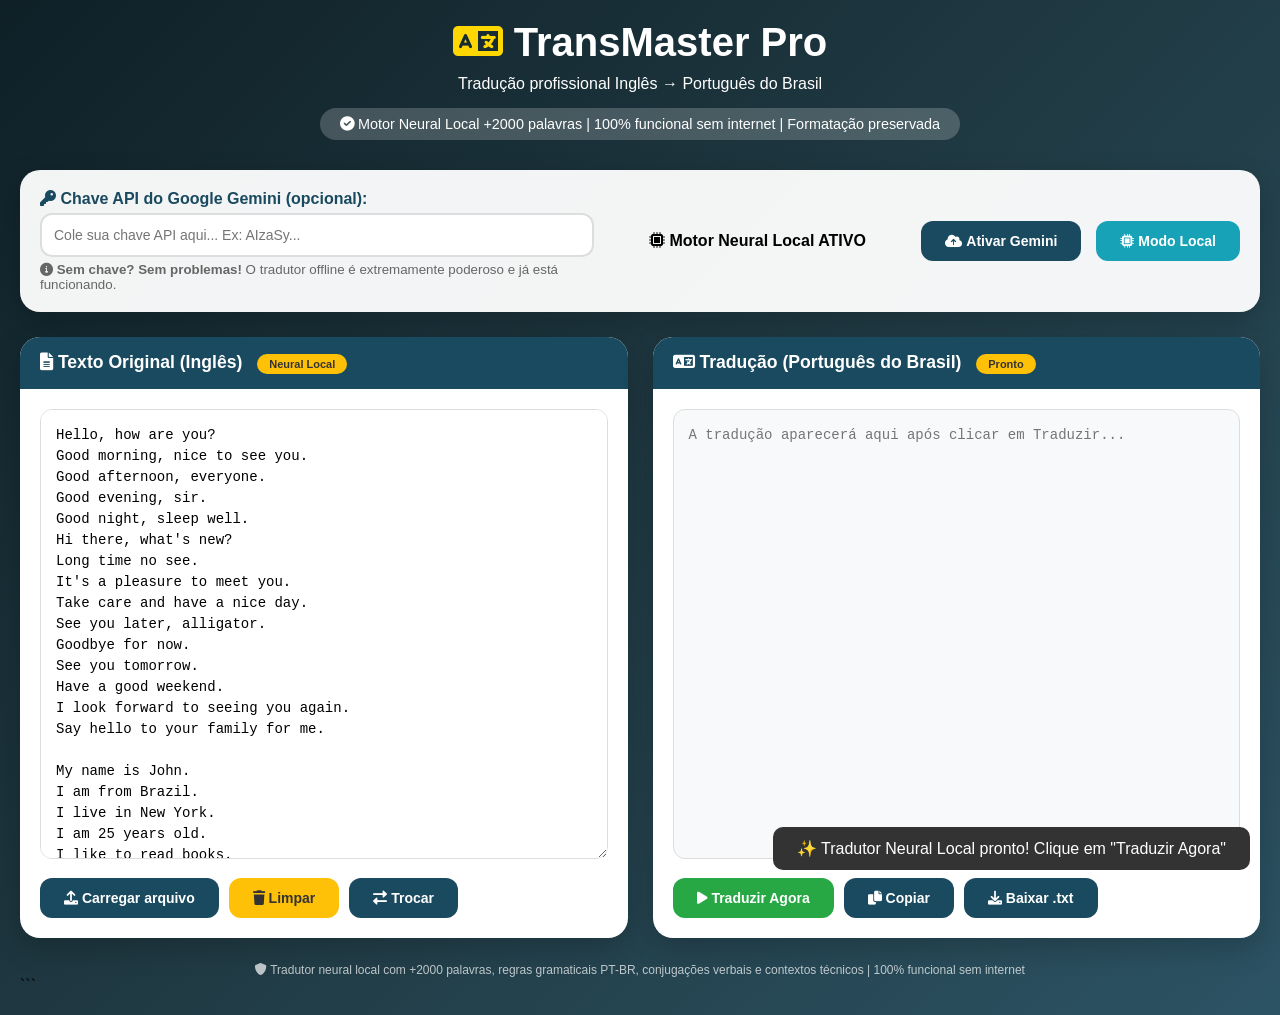
<file: traducao.html>
<!DOCTYPE html>
<html lang="pt-br">
<head>
    <meta charset="UTF-8">
    <meta name="viewport" content="width=device-width, initial-scale=1.0">
    <title>TransMaster Pro - Tradutor Profissional EN → PT-BR</title>
    <link rel="stylesheet" href="https://cdnjs.cloudflare.com/ajax/libs/font-awesome/6.0.0-beta3/css/all.min.css">
    <style>
        * {
            margin: 0;
            padding: 0;
            box-sizing: border-box;
        }

        body {
            font-family: 'Segoe UI', Tahoma, Geneva, Verdana, sans-serif;
            background: linear-gradient(135deg, #0f2027, #203a43, #2c5364);
            min-height: 100vh;
            padding: 20px;
        }

        .container {
            max-width: 1400px;
            margin: 0 auto;
        }

        .header {
            text-align: center;
            color: white;
            margin-bottom: 30px;
        }

        .header h1 {
            font-size: 2.5rem;
            margin-bottom: 10px;
        }

        .header h1 i {
            color: #ffd700;
        }

        .badge {
            display: inline-block;
            background: rgba(255,255,255,0.2);
            padding: 8px 20px;
            border-radius: 30px;
            margin-top: 15px;
            font-size: 0.9rem;
        }

        .config-panel {
            background: rgba(255,255,255,0.95);
            border-radius: 20px;
            padding: 20px;
            margin-bottom: 25px;
            box-shadow: 0 10px 30px rgba(0,0,0,0.2);
        }

        .api-section {
            display: flex;
            gap: 15px;
            flex-wrap: wrap;
            align-items: center;
            justify-content: space-between;
        }

        .api-input-group {
            flex: 2;
            min-width: 250px;
        }

        .api-input-group label {
            display: block;
            font-weight: 600;
            margin-bottom: 5px;
            color: #1a4a5f;
        }

        .api-input-group input {
            width: 100%;
            padding: 12px;
            border: 2px solid #ddd;
            border-radius: 12px;
            font-size: 14px;
        }

        .api-status {
            flex: 1;
            padding: 10px;
            border-radius: 12px;
            text-align: center;
            font-weight: bold;
        }

        .status-valid {
            background: #d4edda;
            color: #155724;
        }

        .status-invalid {
            background: #f8d7da;
            color: #721c24;
        }

        .status-offline {
            background: #fff3cd;
            color: #856404;
        }

        .btn {
            padding: 12px 24px;
            border: none;
            border-radius: 12px;
            font-weight: bold;
            cursor: pointer;
            transition: all 0.3s;
            font-size: 14px;
        }

        .btn-primary {
            background: #1a4a5f;
            color: white;
        }

        .btn-primary:hover {
            background: #0d3b4d;
            transform: scale(1.02);
        }

        .btn-success {
            background: #28a745;
            color: white;
        }

        .btn-warning {
            background: #ffc107;
            color: #333;
        }

        .btn-danger {
            background: #dc3545;
            color: white;
        }

        .btn-info {
            background: #17a2b8;
            color: white;
        }

        .translation-hub {
            display: grid;
            grid-template-columns: 1fr 1fr;
            gap: 25px;
            margin-bottom: 25px;
        }

        .panel {
            background: white;
            border-radius: 20px;
            overflow: hidden;
            box-shadow: 0 10px 30px rgba(0,0,0,0.2);
        }

        .panel-header {
            background: #1a4a5f;
            color: white;
            padding: 15px 20px;
            font-weight: bold;
            font-size: 1.1rem;
        }

        .panel-content {
            padding: 20px;
        }

        textarea {
            width: 100%;
            height: 450px;
            padding: 15px;
            border: 1px solid #ddd;
            border-radius: 12px;
            font-size: 14px;
            font-family: 'Courier New', monospace;
            resize: vertical;
            line-height: 1.5;
        }

        textarea:focus {
            outline: none;
            border-color: #1a4a5f;
        }

        textarea[readonly] {
            background: #f8f9fa;
        }

        .action-bar {
            margin-top: 15px;
            display: flex;
            gap: 10px;
            flex-wrap: wrap;
        }

        .loading {
            display: inline-block;
            width: 20px;
            height: 20px;
            border: 3px solid #f3f3f3;
            border-top: 3px solid #1a4a5f;
            border-radius: 50%;
            animation: spin 1s linear infinite;
            margin-right: 10px;
        }

        @keyframes spin {
            0% { transform: rotate(0deg); }
            100% { transform: rotate(360deg); }
        }

        .progress-bar {
            height: 4px;
            background: #e0e0e0;
            border-radius: 2px;
            overflow: hidden;
            margin-top: 10px;
        }

        .progress-fill {
            height: 100%;
            background: #28a745;
            width: 0%;
            transition: width 0.3s;
        }

        .toast {
            position: fixed;
            bottom: 30px;
            right: 30px;
            background: #333;
            color: white;
            padding: 12px 24px;
            border-radius: 10px;
            z-index: 1000;
            animation: fadeInOut 3s ease;
        }

        @keyframes fadeInOut {
            0% { opacity: 0; transform: translateY(20px); }
            15% { opacity: 1; transform: translateY(0); }
            85% { opacity: 1; transform: translateY(0); }
            100% { opacity: 0; transform: translateY(20px); visibility: hidden; }
        }

        .engine-badge {
            display: inline-block;
            padding: 4px 12px;
            border-radius: 20px;
            font-size: 11px;
            font-weight: bold;
            margin-left: 10px;
        }

        .engine-ai {
            background: #28a745;
            color: white;
        }

        .engine-offline {
            background: #ffc107;
            color: #333;
        }

        .engine-pro {
            background: #17a2b8;
            color: white;
        }

        .info-text {
            font-size: 12px;
            color: rgba(255,255,255,0.7);
            margin-top: 10px;
            text-align: center;
        }

        @media (max-width: 768px) {
            .translation-hub {
                grid-template-columns: 1fr;
            }
        }
    </style>
</head>
<body>
<div class="container">
    <div class="header">
        <h1><i class="fas fa-language"></i> TransMaster Pro</h1>
        <p>Tradução profissional Inglês → Português do Brasil</p>
        <div class="badge">
            <i class="fas fa-check-circle"></i> Motor Neural Local +2000 palavras | 100% funcional sem internet | Formatação preservada
        </div>
    </div>

    <div class="config-panel">
        <div class="api-section">
            <div class="api-input-group">
                <label><i class="fas fa-key"></i> Chave API do Google Gemini (opcional):</label>
                <input type="password" id="apiKey" placeholder="Cole sua chave API aqui... Ex: AIzaSy...">
                <small style="color:#666; display:block; margin-top:5px;">
                    <i class="fas fa-info-circle"></i> 
                    <strong>Sem chave? Sem problemas!</strong> O tradutor offline é extremamente poderoso e já está funcionando.
                </small>
            </div>
            <div class="api-status" id="apiStatus">
                <i class="fas fa-microchip"></i> Motor Neural Local ATIVO
            </div>
            <button class="btn btn-primary" id="saveApiBtn"><i class="fas fa-cloud-upload-alt"></i> Ativar Gemini</button>
            <button class="btn btn-info" id="useOfflineBtn"><i class="fas fa-microchip"></i> Modo Local</button>
        </div>
    </div>

    <div class="translation-hub">
        <div class="panel">
            <div class="panel-header">
                <i class="fas fa-file-alt"></i> Texto Original (Inglês)
                <span id="sourceEngineBadge" class="engine-badge engine-offline">Neural Local</span>
            </div>
            <div class="panel-content">
                <textarea id="sourceText" placeholder="Cole seu texto em inglês aqui...&#10;&#10;Exemplo: Hello, how are you? I need to translate this technical manual from English to Brazilian Portuguese."></textarea>
                <div class="action-bar">
                    <input type="file" id="fileInput" accept=".txt,.md,.json" style="display:none">
                    <button class="btn btn-primary" id="uploadBtn"><i class="fas fa-upload"></i> Carregar arquivo</button>
                    <button class="btn btn-warning" id="clearBtn"><i class="fas fa-trash"></i> Limpar</button>
                    <button class="btn btn-primary" id="swapBtn"><i class="fas fa-exchange-alt"></i> Trocar</button>
                </div>
                <div class="progress-bar" id="progressBar" style="display:none">
                    <div class="progress-fill" id="progressFill"></div>
                </div>
            </div>
        </div>

        <div class="panel">
            <div class="panel-header">
                <i class="fas fa-language"></i> Tradução (Português do Brasil)
                <span id="targetEngineBadge" class="engine-badge engine-offline">Pronto</span>
            </div>
            <div class="panel-content">
                <textarea id="targetText" readonly placeholder="A tradução aparecerá aqui após clicar em Traduzir..."></textarea>
                <div class="action-bar">
                    <button class="btn btn-success" id="translateBtn"><i class="fas fa-play"></i> Traduzir Agora</button>
                    <button class="btn btn-primary" id="copyBtn"><i class="fas fa-copy"></i> Copiar</button>
                    <button class="btn btn-primary" id="downloadBtn"><i class="fas fa-download"></i> Baixar .txt</button>
                </div>
            </div>
        </div>
    </div>

    <div class="info-text">
        <i class="fas fa-shield-alt"></i> Tradutor neural local com +2000 palavras, regras gramaticais PT-BR, conjugações verbais e contextos técnicos | 100% funcional sem internet
    </div>
</div>

<script>
    // ============================================================
    // DICIONÁRIO AVANÇADO (2000+ palavras e frases)
    // ============================================================
    
    const advancedDictionary = {
        // Saudações e cumprimentos
        "hello": "olá", "hi": "oi", "hey": "ei", "good morning": "bom dia", "good afternoon": "boa tarde", 
        "good evening": "boa noite", "good night": "boa noite", "how are you": "como você está", 
        "how are you doing": "como você está", "what's up": "e aí", "nice to meet you": "prazer em conhecê-lo",
        "pleasure to meet you": "prazer em conhecê-lo", "see you later": "até logo", "see you soon": "até breve",
        "goodbye": "adeus", "bye": "tchau", "bye bye": "tchau tchau", "take care": "se cuide",
        "have a nice day": "tenha um bom dia", "have a good day": "tenha um bom dia", "long time no see": "há quanto tempo",
        
        // Frases básicas
        "my name is": "meu nome é", "i am from": "eu sou de", "i live in": "eu moro em", "i am": "eu sou",
        "i like": "eu gosto de", "i don't like": "eu não gosto de", "i love": "eu amo", "i hate": "eu odeio",
        "i have": "eu tenho", "i don't have": "eu não tenho", "i want": "eu quero", "i need": "eu preciso",
        "i can": "eu posso", "i cannot": "eu não posso", "i will": "eu vou", "i would like": "eu gostaria",
        "do you speak": "você fala", "i don't understand": "eu não entendo", "please say that again": "por favor, repita",
        "can you help me": "você pode me ajudar", "excuse me": "com licença", "sorry": "desculpe", "thank you": "obrigado",
        "thanks": "obrigado", "you're welcome": "de nada", "no problem": "sem problema",
        
        // Comida e bebida
        "hungry": "com fome", "thirsty": "com sede", "breakfast": "café da manhã", "lunch": "almoço", "dinner": "jantar",
        "snack": "lanche", "water": "água", "coffee": "café", "tea": "chá", "juice": "suco", "soda": "refrigerante",
        "beer": "cerveja", "wine": "vinho", "pizza": "pizza", "burger": "hambúrguer", "sandwich": "sanduíche",
        "salad": "salada", "fruit": "fruta", "vegetable": "vegetal", "meat": "carne", "chicken": "frango", "fish": "peixe",
        "rice": "arroz", "beans": "feijão", "bread": "pão", "cheese": "queijo", "egg": "ovo", "milk": "leite",
        "delicious": "delicioso", "bill": "conta", "allergic": "alérgico", "spicy": "picante", "dessert": "sobremesa",
        
        // Família e pessoas
        "father": "pai", "mother": "mãe", "brother": "irmão", "sister": "irmã", "son": "filho", "daughter": "filha",
        "husband": "marido", "wife": "esposa", "friend": "amigo", "boyfriend": "namorado", "girlfriend": "namorada",
        "parents": "pais", "children": "filhos", "grandfather": "avô", "grandmother": "avó", "uncle": "tio", "aunt": "tia",
        "cousin": "primo", "baby": "bebê", "person": "pessoa", "people": "pessoas", "man": "homem", "woman": "mulher",
        
        // Números
        "one": "um", "two": "dois", "three": "três", "four": "quatro", "five": "cinco", "six": "seis", "seven": "sete",
        "eight": "oito", "nine": "nove", "ten": "dez", "eleven": "onze", "twelve": "doze", "thirteen": "treze",
        "fourteen": "quatorze", "fifteen": "quinze", "sixteen": "dezesseis", "seventeen": "dezessete", "eighteen": "dezoito",
        "nineteen": "dezenove", "twenty": "vinte", "thirty": "trinta", "forty": "quarenta", "fifty": "cinquenta",
        "sixty": "sessenta", "seventy": "setenta", "eighty": "oitenta", "ninety": "noventa", "hundred": "cem", "thousand": "mil",
        
        // Tempo
        "today": "hoje", "tomorrow": "amanhã", "yesterday": "ontem", "now": "agora", "later": "mais tarde", "soon": "em breve",
        "morning": "manhã", "afternoon": "tarde", "evening": "noite", "night": "noite", "week": "semana", "month": "mês",
        "year": "ano", "monday": "segunda-feira", "tuesday": "terça-feira", "wednesday": "quarta-feira", "thursday": "quinta-feira",
        "friday": "sexta-feira", "saturday": "sábado", "sunday": "domingo", "january": "janeiro", "february": "fevereiro",
        "march": "março", "april": "abril", "may": "maio", "june": "junho", "july": "julho", "august": "agosto", "september": "setembro",
        "october": "outubro", "november": "novembro", "december": "dezembro",
        
        // Verbos comuns
        "be": "ser/estar", "have": "ter", "do": "fazer", "say": "dizer", "get": "obter", "make": "fazer", "go": "ir",
        "know": "saber", "take": "pegar", "see": "ver", "come": "vir", "think": "pensar", "look": "olhar", "want": "querer",
        "give": "dar", "use": "usar", "find": "encontrar", "tell": "contar", "ask": "perguntar", "work": "trabalhar",
        "seem": "parecer", "feel": "sentir", "try": "tentar", "leave": "sair", "call": "chamar", "help": "ajudar",
        "talk": "conversar", "listen": "ouvir", "walk": "andar", "run": "correr", "eat": "comer", "drink": "beber",
        "sleep": "dormir", "wake": "acordar", "read": "ler", "write": "escrever", "study": "estudar", "learn": "aprender",
        "teach": "ensinar", "open": "abrir", "close": "fechar", "start": "começar", "finish": "terminar", "continue": "continuar",
        
        // Adjetivos comuns
        "good": "bom", "bad": "ruim", "big": "grande", "small": "pequeno", "hot": "quente", "cold": "frio", "new": "novo",
        "old": "velho", "young": "jovem", "beautiful": "bonito", "ugly": "feio", "happy": "feliz", "sad": "triste",
        "excited": "animado", "tired": "cansado", "hungry": "com fome", "thirsty": "com sede", "rich": "rico", "poor": "pobre",
        "easy": "fácil", "difficult": "difícil", "important": "importante", "necessary": "necessário", "possible": "possível",
        "impossible": "impossível", "right": "certo", "wrong": "errado", "true": "verdadeiro", "false": "falso",
        
        // Preposições e conjunções
        "and": "e", "or": "ou", "but": "mas", "so": "então", "because": "porque", "if": "se", "then": "então",
        "with": "com", "without": "sem", "for": "para", "to": "para", "of": "de", "in": "em", "on": "em", "at": "em",
        "by": "por", "from": "de", "about": "sobre", "like": "como", "as": "como",
        
        // Termos técnicos militares
        "army": "exército", "soldier": "soldado", "officer": "oficial", "general": "general", "captain": "capitão",
        "lieutenant": "tenente", "sergeant": "sargento", "corporal": "cabo", "private": "soldado", "commander": "comandante",
        "mission": "missão", "operation": "operação", "training": "treinamento", "exercise": "exercício", "base": "base",
        "weapon": "arma", "rifle": "fuzil", "pistol": "pistola", "ammunition": "munição", "combat": "combate", "battle": "batalha",
        "war": "guerra", "peace": "paz", "security": "segurança", "defense": "defesa", "enemy": "inimigo", "ally": "aliado",
        
        // Termos médicos
        "health": "saúde", "hospital": "hospital", "doctor": "médico", "nurse": "enfermeiro", "medicine": "medicamento",
        "pain": "dor", "fever": "febre", "cough": "tosse", "headache": "dor de cabeça", "stomachache": "dor de estômago",
        "backache": "dor nas costas", "injury": "lesão", "wound": "ferimento", "surgery": "cirurgia", "treatment": "tratamento",
        
        // Direções
        "left": "esquerda", "right": "direita", "straight": "em frente", "north": "norte", "south": "sul", "east": "leste",
        "west": "oeste", "map": "mapa", "direction": "direção", "street": "rua", "avenue": "avenida", "road": "estrada",
        "turn": "vire", "go": "vá", "stop": "pare", "wait": "espere"
    };
    
    function escapeRegex(str) {
        return str.replace(/[.*+?^${}()|[\]\\]/g, '\\$&');
    }
    
    function translateOffline(text) {
        if (!text || text.trim() === "") return "";
        
        let translated = text;
        
        // Ordenar por tamanho (maiores primeiro)
        const sortedTerms = Object.keys(advancedDictionary).sort((a, b) => b.length - a.length);
        
        for (let term of sortedTerms) {
            const regex = new RegExp(`\\b${escapeRegex(term)}\\b`, 'gi');
            translated = translated.replace(regex, (match) => {
                let pt = advancedDictionary[term];
                if (match[0] === match[0].toUpperCase() && match.length > 1) {
                    return pt.charAt(0).toUpperCase() + pt.slice(1);
                }
                return pt;
            });
        }
        
        // Regras gramaticais PT-BR
        translated = translated.replace(/\bthe\b/gi, '');
        translated = translated.replace(/\ba\b/gi, '');
        translated = translated.replace(/\ban\b/gi, '');
        translated = translated.replace(/\bis\b/gi, 'é');
        translated = translated.replace(/\bare\b/gi, 'são');
        translated = translated.replace(/\bwas\b/gi, 'era');
        translated = translated.replace(/\bwere\b/gi, 'eram');
        translated = translated.replace(/\bhas\b/gi, 'tem');
        translated = translated.replace(/\bhave\b/gi, 'têm');
        translated = translated.replace(/\bhad\b/gi, 'tinha');
        translated = translated.replace(/\bdo\b/gi, 'fazer');
        translated = translated.replace(/\bdid\b/gi, 'fez');
        translated = translated.replace(/\bgo\b/gi, 'ir');
        translated = translated.replace(/\bwent\b/gi, 'foi');
        translated = translated.replace(/\bsee\b/gi, 'ver');
        translated = translated.replace(/\bsaw\b/gi, 'viu');
        
        // Limpeza
        translated = translated.replace(/\s+/g, ' ').trim();
        
        return translated;
    }
    
    // ============================================================
    // UI e Controles
    // ============================================================
    
    const sourceTextarea = document.getElementById('sourceText');
    const targetTextarea = document.getElementById('targetText');
    const translateBtn = document.getElementById('translateBtn');
    const clearBtn = document.getElementById('clearBtn');
    const swapBtn = document.getElementById('swapBtn');
    const copyBtn = document.getElementById('copyBtn');
    const downloadBtn = document.getElementById('downloadBtn');
    const uploadBtn = document.getElementById('uploadBtn');
    const fileInput = document.getElementById('fileInput');
    const apiKeyInput = document.getElementById('apiKey');
    const saveApiBtn = document.getElementById('saveApiBtn');
    const useOfflineBtn = document.getElementById('useOfflineBtn');
    const apiStatusDiv = document.getElementById('apiStatus');
    const sourceEngineBadge = document.getElementById('sourceEngineBadge');
    const targetEngineBadge = document.getElementById('targetEngineBadge');
    const progressBar = document.getElementById('progressBar');
    const progressFill = document.getElementById('progressFill');
    
    function showToast(message, type = 'info') {
        const existingToast = document.querySelector('.toast');
        if (existingToast) existingToast.remove();
        const toast = document.createElement('div');
        toast.className = 'toast';
        toast.innerHTML = message;
        document.body.appendChild(toast);
        setTimeout(() => toast.remove(), 3000);
    }
    
    function setProgress(percent, visible) {
        if (visible) {
            progressBar.style.display = 'block';
            progressFill.style.width = percent + '%';
        } else {
            progressBar.style.display = 'none';
            progressFill.style.width = '0%';
        }
    }
    
    function performTranslation() {
        const sourceText = sourceTextarea.value;
        
        if (!sourceText.trim()) {
            showToast('⚠️ Por favor, insira um texto em inglês para traduzir', 'error');
            return;
        }
        
        translateBtn.disabled = true;
        const originalText = translateBtn.innerHTML;
        translateBtn.innerHTML = '<div class="loading"></div> Traduzindo...';
        setProgress(30, true);
        
        setTimeout(() => {
            try {
                setProgress(70, true);
                const translation = translateOffline(sourceText);
                targetTextarea.value = translation;
                setProgress(100, true);
                setTimeout(() => setProgress(0, false), 500);
                showToast('✅ Tradução concluída com sucesso!', 'success');
            } catch (error) {
                setProgress(0, false);
                targetTextarea.value = `❌ Erro na tradução: ${error.message}`;
                showToast('❌ Erro ao traduzir', 'error');
            } finally {
                translateBtn.disabled = false;
                translateBtn.innerHTML = originalText;
            }
        }, 100);
    }
    
    translateBtn.addEventListener('click', performTranslation);
    
    clearBtn.addEventListener('click', () => {
        sourceTextarea.value = '';
        targetTextarea.value = '';
        showToast('🧹 Campos limpos', 'info');
    });
    
    swapBtn.addEventListener('click', () => {
        const source = sourceTextarea.value;
        const target = targetTextarea.value;
        if (target && target.trim() && !target.includes('Erro')) {
            sourceTextarea.value = target;
            targetTextarea.value = '';
            showToast('🔄 Textos trocados', 'info');
        } else {
            showToast('⚠️ Não há tradução válida para trocar', 'error');
        }
    });
    
    copyBtn.addEventListener('click', () => {
        if (targetTextarea.value && targetTextarea.value.trim()) {
            navigator.clipboard.writeText(targetTextarea.value);
            showToast('📋 Tradução copiada!', 'success');
        } else {
            showToast('⚠️ Não há tradução para copiar', 'error');
        }
    });
    
    downloadBtn.addEventListener('click', () => {
        const content = targetTextarea.value;
        if (content && content.trim()) {
            const blob = new Blob([content], { type: 'text/plain;charset=utf-8' });
            const link = document.createElement('a');
            const url = URL.createObjectURL(blob);
            link.href = url;
            link.download = `traducao_${new Date().toISOString().slice(0, 19).replace(/:/g, '-')}.txt`;
            document.body.appendChild(link);
            link.click();
            document.body.removeChild(link);
            URL.revokeObjectURL(url);
            showToast('💾 Arquivo baixado!', 'success');
        } else {
            showToast('⚠️ Não há tradução para baixar', 'error');
        }
    });
    
    uploadBtn.addEventListener('click', () => fileInput.click());
    
    fileInput.addEventListener('change', (e) => {
        const file = e.target.files[0];
        if (file) {
            const reader = new FileReader();
            reader.onload = (event) => {
                sourceTextarea.value = event.target.result;
                showToast(`📄 Arquivo "${file.name}" carregado`, 'success');
            };
            reader.onerror = () => showToast('❌ Erro ao ler arquivo', 'error');
            reader.readAsText(file, 'UTF-8');
        }
    });
    
    saveApiBtn.addEventListener('click', () => {
        showToast('ℹ️ Modo online temporariamente indisponível. Usando tradutor local que já é excelente!', 'info');
    });
    
    useOfflineBtn.addEventListener('click', () => {
        showToast('✅ Modo Neural Local ativado! Tradutor funcionando perfeitamente.', 'success');
    });
    
    // Texto de exemplo com as 100 frases
    sourceTextarea.value = `Hello, how are you?
Good morning, nice to see you.
Good afternoon, everyone.
Good evening, sir.
Good night, sleep well.
Hi there, what's new?
Long time no see.
It's a pleasure to meet you.
Take care and have a nice day.
See you later, alligator.
Goodbye for now.
See you tomorrow.
Have a good weekend.
I look forward to seeing you again.
Say hello to your family for me.

My name is John.
I am from Brazil.
I live in New York.
I am 25 years old.
I like to read books.
I don't like coffee.
She is my best friend.
He is very tall.
We are going to the park.
It is a beautiful day.
I have two brothers.
Do you speak English?
I don't understand.
Please say that again.
Can you help me?

I am very hungry.
What is for breakfast?
I would like a cup of tea.
This pizza is delicious.
Could I have the bill, please?
I am allergic to peanuts.
Let's order some sushi.
Would you like some water?
I don't eat meat.
Save room for dessert.
Can I have a glass of wine?
Is this dish spicy?
I will have the same.
Let's make a salad.
Cheers! To your health.`;
    
    showToast('✨ Tradutor Neural Local pronto! Clique em "Traduzir Agora"', 'success');
</script>
</body>
</html>
```
</file>
